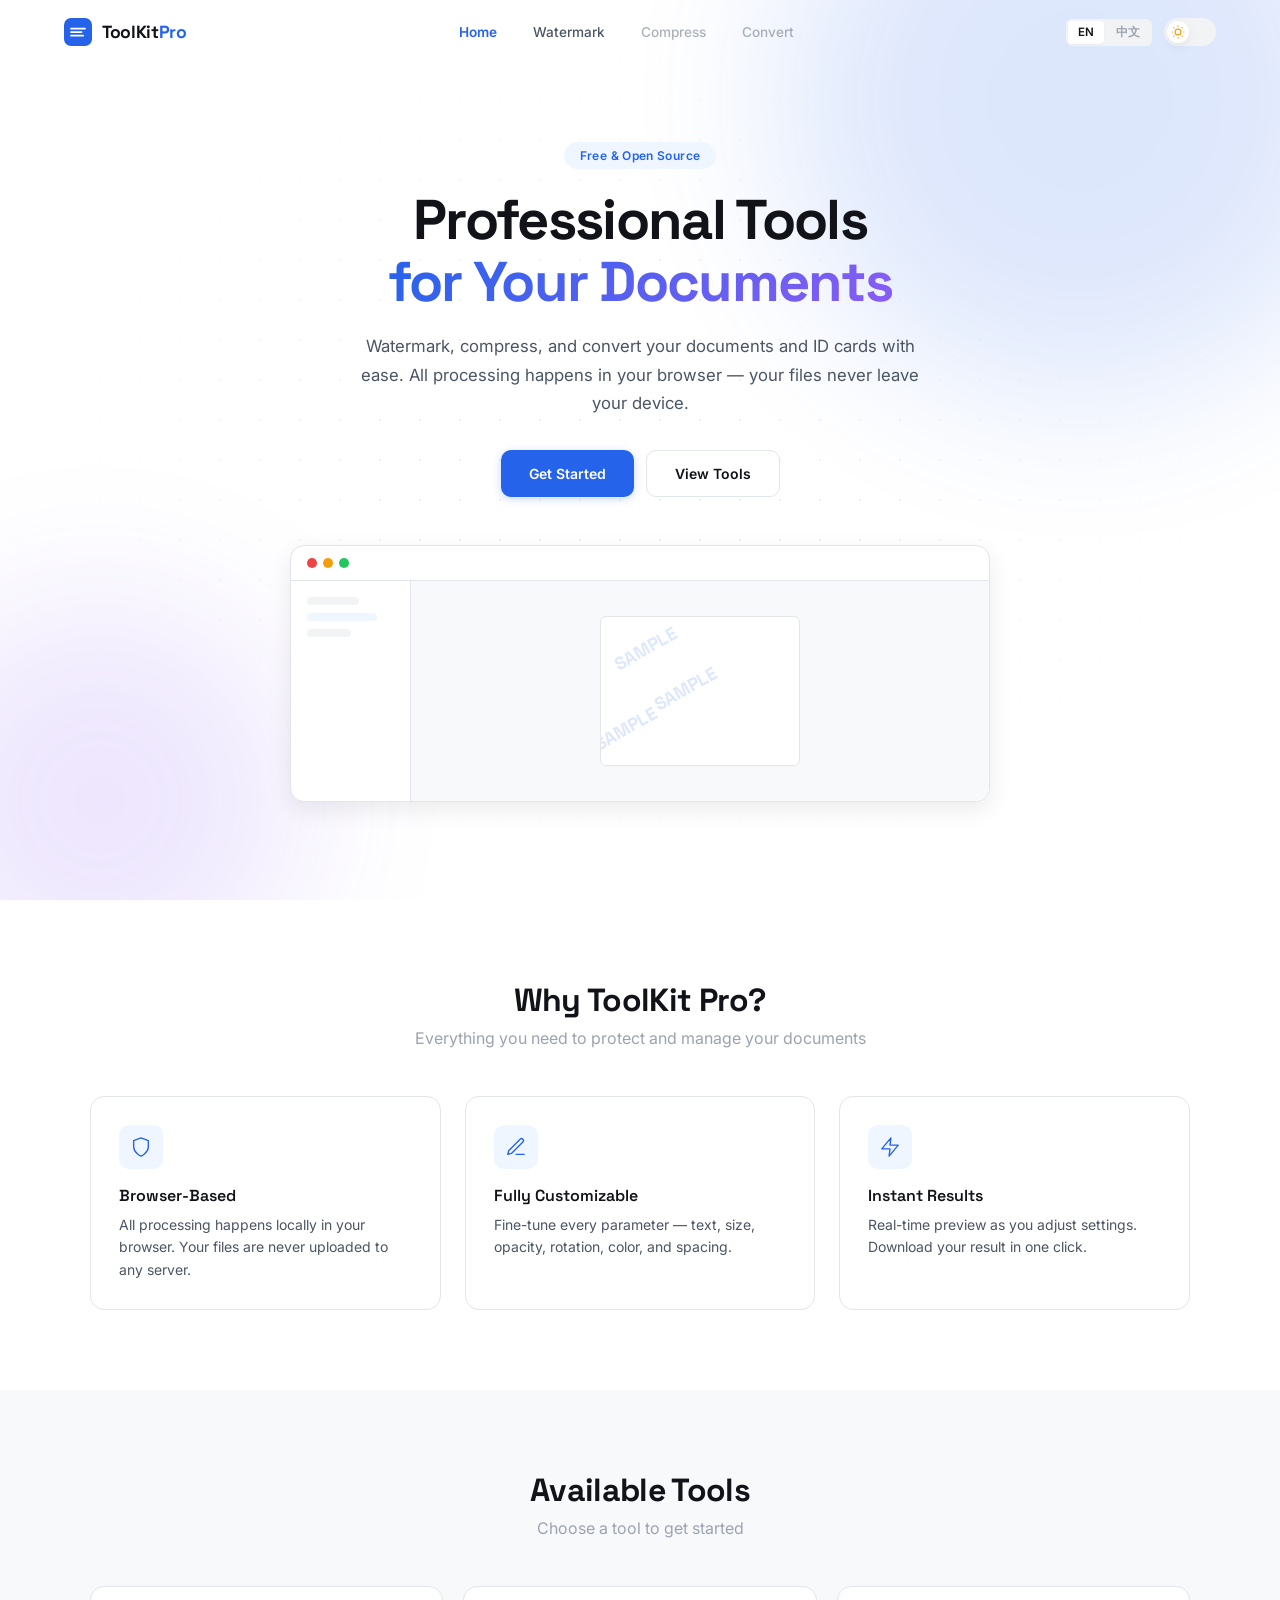
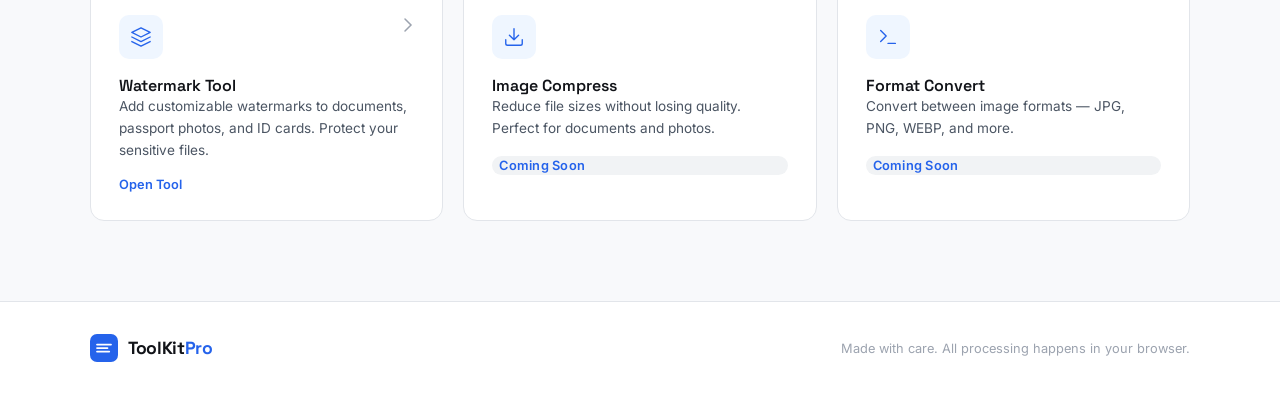
<file: index.html>
<!DOCTYPE html>
<html lang="en" data-theme="light">
<head>
    <meta charset="UTF-8">
    <meta name="viewport" content="width=device-width, initial-scale=1.0">
    <title>ToolKit Pro - Professional Document Tools</title>
    <link rel="preconnect" href="https://fonts.googleapis.com">
    <link rel="preconnect" href="https://fonts.gstatic.com" crossorigin>
    <link href="https://fonts.googleapis.com/css2?family=Inter:wght@400;500;600;700&family=Space+Grotesk:wght@500;600;700&display=swap" rel="stylesheet">
    <link rel="stylesheet" href="styles.css">
    <link rel="icon" href="data:image/svg+xml,<svg xmlns='http://www.w3.org/2000/svg' viewBox='0 0 100 100'><text y='.9em' font-size='90'>T</text></svg>">
</head>
<body class="home-page">

    <!-- Navbar -->
    <nav class="navbar" id="navbar">
        <div class="navbar-inner">
            <a href="index.html" class="logo">
                <svg class="logo-icon" viewBox="0 0 32 32" fill="none">
                    <rect width="32" height="32" rx="8" fill="var(--accent)"/>
                    <path d="M8 12h16M8 16h12M8 20h14" stroke="#fff" stroke-width="2" stroke-linecap="round"/>
                </svg>
                <span class="logo-text">ToolKit<span class="logo-accent">Pro</span></span>
            </a>

            <div class="navbar-links" id="navLinks">
                <a href="index.html" class="nav-link active" data-i18n="nav.home">Home</a>
                <a href="watermark.html" class="nav-link" data-i18n="nav.watermark">Watermark</a>
                <a href="#tools" class="nav-link nav-link-disabled" data-i18n="nav.compress">Compress</a>
                <a href="#tools" class="nav-link nav-link-disabled" data-i18n="nav.convert">Convert</a>
            </div>

            <div class="navbar-actions">
                <div class="lang-switcher">
                    <button class="lang-btn active" data-lang="en">EN</button>
                    <button class="lang-btn" data-lang="zh-TW">中文</button>
                </div>

                <button class="theme-toggle" aria-label="Toggle dark mode">
                    <div class="theme-toggle-track">
                        <div class="theme-toggle-thumb">
                            <svg class="sun-icon" viewBox="0 0 24 24" fill="none" stroke="currentColor" stroke-width="2">
                                <circle cx="12" cy="12" r="5"/>
                                <path d="M12 1v2M12 21v2M4.22 4.22l1.42 1.42M18.36 18.36l1.42 1.42M1 12h2M21 12h2M4.22 19.78l1.42-1.42M18.36 5.64l1.42-1.42"/>
                            </svg>
                            <svg class="moon-icon" viewBox="0 0 24 24" fill="none" stroke="currentColor" stroke-width="2">
                                <path d="M21 12.79A9 9 0 1111.21 3 7 7 0 0021 12.79z"/>
                            </svg>
                        </div>
                    </div>
                </button>

                <button class="mobile-nav-toggle" id="mobileNavToggle" aria-label="Toggle menu">
                    <svg width="24" height="24" viewBox="0 0 24 24" fill="none">
                        <path d="M3 7h18M3 12h18M3 17h18" stroke="currentColor" stroke-width="1.5" stroke-linecap="round"/>
                    </svg>
                </button>
            </div>
        </div>
    </nav>

    <!-- Hero Section -->
    <section class="hero">
        <div class="hero-bg">
            <div class="hero-glow hero-glow-1"></div>
            <div class="hero-glow hero-glow-2"></div>
            <div class="hero-grid"></div>
        </div>
        <div class="hero-content">
            <span class="hero-tag" data-i18n="home.hero.tag">Free & Open Source</span>
            <h1 class="hero-title">
                <span data-i18n="home.hero.title1">Professional Tools</span><br>
                <span class="hero-title-accent" data-i18n="home.hero.title2">for Your Documents</span>
            </h1>
            <p class="hero-desc" data-i18n="home.hero.desc">
                Watermark, compress, and convert your documents and ID cards with ease. All processing happens in your browser &mdash; your files never leave your device.
            </p>
            <div class="hero-actions">
                <a href="watermark.html" class="btn-primary hero-btn" data-i18n="home.hero.cta">Get Started</a>
                <a href="#tools" class="btn-secondary hero-btn" data-i18n="home.hero.cta2">View Tools</a>
            </div>
        </div>
        <div class="hero-mockup">
            <div class="mockup-window">
                <div class="mockup-dots">
                    <span></span><span></span><span></span>
                </div>
                <div class="mockup-body">
                    <div class="mockup-sidebar">
                        <div class="mockup-line w60"></div>
                        <div class="mockup-line w80 active"></div>
                        <div class="mockup-line w50"></div>
                    </div>
                    <div class="mockup-main">
                        <div class="mockup-img">
                            <div class="mockup-watermark">SAMPLE</div>
                            <div class="mockup-watermark wm2">SAMPLE</div>
                            <div class="mockup-watermark wm3">SAMPLE</div>
                        </div>
                    </div>
                </div>
            </div>
        </div>
    </section>

    <!-- Features Section -->
    <section class="features-section" id="features">
        <div class="section-container">
            <div class="section-header anim-fade-up">
                <h2 class="section-title" data-i18n="home.features.title">Why ToolKit Pro?</h2>
                <p class="section-subtitle" data-i18n="home.features.subtitle">Everything you need to protect and manage your documents</p>
            </div>
            <div class="features-grid">
                <div class="feature-card anim-fade-up">
                    <div class="feature-icon">
                        <svg viewBox="0 0 24 24" fill="none" stroke="var(--accent)" stroke-width="1.5">
                            <path d="M12 22s8-4 8-10V5l-8-3-8 3v7c0 6 8 10 8 10z" stroke-linecap="round" stroke-linejoin="round"/>
                        </svg>
                    </div>
                    <h3 class="feature-title" data-i18n="home.feat1.title">Browser-Based</h3>
                    <p class="feature-desc" data-i18n="home.feat1.desc">All processing happens locally in your browser. Your files are never uploaded to any server.</p>
                </div>
                <div class="feature-card anim-fade-up anim-delay-1">
                    <div class="feature-icon">
                        <svg viewBox="0 0 24 24" fill="none" stroke="var(--accent)" stroke-width="1.5">
                            <path d="M12 20h9M16.5 3.5a2.12 2.12 0 013 3L7 19l-4 1 1-4L16.5 3.5z" stroke-linecap="round" stroke-linejoin="round"/>
                        </svg>
                    </div>
                    <h3 class="feature-title" data-i18n="home.feat2.title">Fully Customizable</h3>
                    <p class="feature-desc" data-i18n="home.feat2.desc">Fine-tune every parameter &mdash; text, size, opacity, rotation, color, and spacing.</p>
                </div>
                <div class="feature-card anim-fade-up anim-delay-2">
                    <div class="feature-icon">
                        <svg viewBox="0 0 24 24" fill="none" stroke="var(--accent)" stroke-width="1.5">
                            <path d="M13 2L3 14h9l-1 8 10-12h-9l1-8z" stroke-linecap="round" stroke-linejoin="round"/>
                        </svg>
                    </div>
                    <h3 class="feature-title" data-i18n="home.feat3.title">Instant Results</h3>
                    <p class="feature-desc" data-i18n="home.feat3.desc">Real-time preview as you adjust settings. Download your result in one click.</p>
                </div>
            </div>
        </div>
    </section>

    <!-- Tools Section -->
    <section class="tools-section" id="tools">
        <div class="section-container">
            <div class="section-header anim-fade-up">
                <h2 class="section-title" data-i18n="home.tools.title">Available Tools</h2>
                <p class="section-subtitle" data-i18n="home.tools.subtitle">Choose a tool to get started</p>
            </div>
            <div class="tools-grid">
                <a href="watermark.html" class="tool-card tool-card-active anim-fade-up">
                    <div class="tool-card-icon">
                        <svg viewBox="0 0 24 24" fill="none" stroke="currentColor" stroke-width="1.5">
                            <path d="M12 2L2 7l10 5 10-5-10-5zM2 17l10 5 10-5M2 12l10 5 10-5" stroke-linecap="round" stroke-linejoin="round"/>
                        </svg>
                    </div>
                    <div class="tool-card-body">
                        <h3 class="tool-card-title" data-i18n="home.tool.watermark.title">Watermark Tool</h3>
                        <p class="tool-card-desc" data-i18n="home.tool.watermark.desc">Add customizable watermarks to documents, passport photos, and ID cards. Protect your sensitive files.</p>
                    </div>
                    <span class="tool-card-cta" data-i18n="home.tool.watermark.cta">Open Tool</span>
                    <svg class="tool-card-arrow" width="20" height="20" viewBox="0 0 20 20" fill="none">
                        <path d="M7 4l6 6-6 6" stroke="currentColor" stroke-width="1.5" stroke-linecap="round"/>
                    </svg>
                </a>
                <div class="tool-card tool-card-disabled anim-fade-up anim-delay-1">
                    <div class="tool-card-icon">
                        <svg viewBox="0 0 24 24" fill="none" stroke="currentColor" stroke-width="1.5">
                            <path d="M21 15v4a2 2 0 01-2 2H5a2 2 0 01-2-2v-4M7 10l5 5 5-5M12 15V3" stroke-linecap="round" stroke-linejoin="round"/>
                        </svg>
                    </div>
                    <div class="tool-card-body">
                        <h3 class="tool-card-title" data-i18n="home.tool.compress.title">Image Compress</h3>
                        <p class="tool-card-desc" data-i18n="home.tool.compress.desc">Reduce file sizes without losing quality. Perfect for documents and photos.</p>
                    </div>
                    <span class="tool-card-cta badge" data-i18n="home.tool.compress.cta">Coming Soon</span>
                </div>
                <div class="tool-card tool-card-disabled anim-fade-up anim-delay-2">
                    <div class="tool-card-icon">
                        <svg viewBox="0 0 24 24" fill="none" stroke="currentColor" stroke-width="1.5">
                            <path d="M4 17l6-6-6-6M12 19h8" stroke-linecap="round" stroke-linejoin="round"/>
                        </svg>
                    </div>
                    <div class="tool-card-body">
                        <h3 class="tool-card-title" data-i18n="home.tool.convert.title">Format Convert</h3>
                        <p class="tool-card-desc" data-i18n="home.tool.convert.desc">Convert between image formats &mdash; JPG, PNG, WEBP, and more.</p>
                    </div>
                    <span class="tool-card-cta badge" data-i18n="home.tool.convert.cta">Coming Soon</span>
                </div>
            </div>
        </div>
    </section>

    <!-- Footer -->
    <footer class="home-footer">
        <div class="section-container">
            <div class="footer-inner">
                <div class="logo">
                    <svg class="logo-icon" viewBox="0 0 32 32" fill="none">
                        <rect width="32" height="32" rx="8" fill="var(--accent)"/>
                        <path d="M8 12h16M8 16h12M8 20h14" stroke="#fff" stroke-width="2" stroke-linecap="round"/>
                    </svg>
                    <span class="logo-text">ToolKit<span class="logo-accent">Pro</span></span>
                </div>
                <p class="footer-text" data-i18n="home.footer">Made with care. All processing happens in your browser.</p>
            </div>
        </div>
    </footer>

    <script src="i18n.js"></script>
    <script src="shared.js"></script>
    <script>
    // --- Scroll Animations (progressive enhancement) ---
    (function() {
        // Enable scroll animations - without this class, all content stays visible
        document.documentElement.classList.add('anim-ready');

        function revealVisible() {
            var els = document.querySelectorAll('.anim-fade-up:not(.anim-visible)');
            if (!els.length) {
                window.removeEventListener('scroll', revealVisible);
                return;
            }
            var vh = window.innerHeight;
            els.forEach(function(el) {
                if (el.getBoundingClientRect().top < vh - 30) {
                    el.classList.add('anim-visible');
                }
            });
        }

        window.addEventListener('scroll', revealVisible, { passive: true });
        // Run initial check after layout settles
        revealVisible();
        setTimeout(revealVisible, 100);

        // Failsafe: reveal ALL remaining elements after 1.5s
        // Ensures content is always visible even if scroll detection fails
        setTimeout(function() {
            document.querySelectorAll('.anim-fade-up:not(.anim-visible)').forEach(function(el) {
                el.classList.add('anim-visible');
            });
        }, 1500);

        // --- Navbar scroll effect ---
        const navbar = document.getElementById('navbar');
        window.addEventListener('scroll', () => {
            navbar.classList.toggle('navbar-scrolled', window.scrollY > 20);
        }, { passive: true });

        // --- Mobile nav toggle ---
        const mobileToggle = document.getElementById('mobileNavToggle');
        const navLinks = document.getElementById('navLinks');
        mobileToggle.addEventListener('click', () => {
            navLinks.classList.toggle('open');
            mobileToggle.classList.toggle('active');
        });

        // Smooth scroll for anchor links
        document.querySelectorAll('a[href^="#"]').forEach(a => {
            a.addEventListener('click', (e) => {
                const target = document.querySelector(a.getAttribute('href'));
                if (target) {
                    e.preventDefault();
                    target.scrollIntoView({ behavior: 'smooth', block: 'start' });
                    navLinks.classList.remove('open');
                    mobileToggle.classList.remove('active');
                }
            });
        });
    })();
    </script>
</body>
</html>
</file>
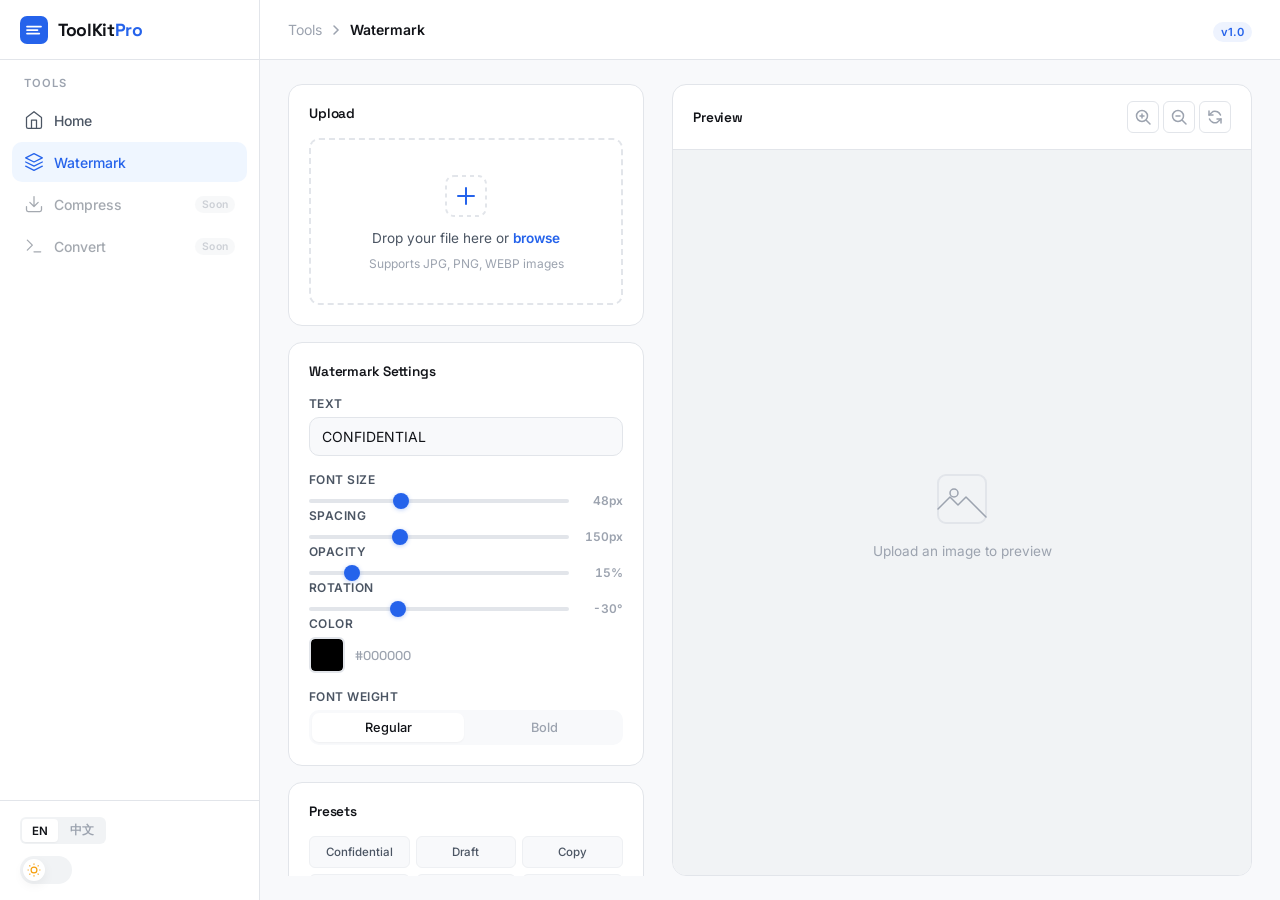
<file: watermark.html>
<!DOCTYPE html>
<html lang="en" data-theme="light">
<head>
    <meta charset="UTF-8">
    <meta name="viewport" content="width=device-width, initial-scale=1.0">
    <title>ToolKit Pro - Watermark Tool</title>
    <link rel="preconnect" href="https://fonts.googleapis.com">
    <link rel="preconnect" href="https://fonts.gstatic.com" crossorigin>
    <link href="https://fonts.googleapis.com/css2?family=Inter:wght@400;500;600;700&family=Space+Grotesk:wght@500;600;700&display=swap" rel="stylesheet">
    <link rel="stylesheet" href="styles.css">
    <link rel="icon" href="data:image/svg+xml,<svg xmlns='http://www.w3.org/2000/svg' viewBox='0 0 100 100'><text y='.9em' font-size='90'>T</text></svg>">
</head>
<body class="tool-page">
    <!-- Sidebar -->
    <aside class="sidebar" id="sidebar">
        <div class="sidebar-header">
            <a href="index.html" class="logo">
                <svg class="logo-icon" viewBox="0 0 32 32" fill="none">
                    <rect width="32" height="32" rx="8" fill="var(--accent)"/>
                    <path d="M8 12h16M8 16h12M8 20h14" stroke="#fff" stroke-width="2" stroke-linecap="round"/>
                </svg>
                <span class="logo-text">ToolKit<span class="logo-accent">Pro</span></span>
            </a>
        </div>

        <nav class="sidebar-nav">
            <div class="nav-section">
                <span class="nav-label" data-i18n="nav.tools">Tools</span>
                <a href="index.html" class="nav-item">
                    <svg class="nav-icon" viewBox="0 0 24 24" fill="none" stroke="currentColor" stroke-width="1.5">
                        <path d="M3 9l9-7 9 7v11a2 2 0 01-2 2H5a2 2 0 01-2-2V9z" stroke-linecap="round" stroke-linejoin="round"/>
                        <path d="M9 22V12h6v10" stroke-linecap="round" stroke-linejoin="round"/>
                    </svg>
                    <span data-i18n="nav.home">Home</span>
                </a>
                <a href="watermark.html" class="nav-item active" data-tool="watermark">
                    <svg class="nav-icon" viewBox="0 0 24 24" fill="none" stroke="currentColor" stroke-width="1.5">
                        <path d="M12 2L2 7l10 5 10-5-10-5zM2 17l10 5 10-5M2 12l10 5 10-5" stroke-linecap="round" stroke-linejoin="round"/>
                    </svg>
                    <span data-i18n="nav.watermark">Watermark</span>
                </a>
                <a href="#" class="nav-item disabled" data-tool="compress">
                    <svg class="nav-icon" viewBox="0 0 24 24" fill="none" stroke="currentColor" stroke-width="1.5">
                        <path d="M21 15v4a2 2 0 01-2 2H5a2 2 0 01-2-2v-4M7 10l5 5 5-5M12 15V3" stroke-linecap="round" stroke-linejoin="round"/>
                    </svg>
                    <span data-i18n="nav.compress">Compress</span>
                    <span class="badge" data-i18n="nav.soon">Soon</span>
                </a>
                <a href="#" class="nav-item disabled" data-tool="convert">
                    <svg class="nav-icon" viewBox="0 0 24 24" fill="none" stroke="currentColor" stroke-width="1.5">
                        <path d="M4 17l6-6-6-6M12 19h8" stroke-linecap="round" stroke-linejoin="round"/>
                    </svg>
                    <span data-i18n="nav.convert">Convert</span>
                    <span class="badge" data-i18n="nav.soon">Soon</span>
                </a>
            </div>
        </nav>

        <div class="sidebar-footer">
            <div class="lang-switcher sidebar-lang">
                <button class="lang-btn active" data-lang="en">EN</button>
                <button class="lang-btn" data-lang="zh-TW">中文</button>
            </div>
            <button class="theme-toggle" aria-label="Toggle dark mode">
                <div class="theme-toggle-track">
                    <div class="theme-toggle-thumb">
                        <svg class="sun-icon" viewBox="0 0 24 24" fill="none" stroke="currentColor" stroke-width="2">
                            <circle cx="12" cy="12" r="5"/>
                            <path d="M12 1v2M12 21v2M4.22 4.22l1.42 1.42M18.36 18.36l1.42 1.42M1 12h2M21 12h2M4.22 19.78l1.42-1.42M18.36 5.64l1.42-1.42"/>
                        </svg>
                        <svg class="moon-icon" viewBox="0 0 24 24" fill="none" stroke="currentColor" stroke-width="2">
                            <path d="M21 12.79A9 9 0 1111.21 3 7 7 0 0021 12.79z"/>
                        </svg>
                    </div>
                </div>
            </button>
        </div>
    </aside>

    <!-- Main Content -->
    <main class="main-content" id="mainContent">
        <!-- Top Bar -->
        <header class="topbar">
            <div class="topbar-left">
                <button class="mobile-menu" id="mobileMenu" aria-label="Open menu">
                    <svg width="24" height="24" viewBox="0 0 24 24" fill="none">
                        <path d="M3 7h18M3 12h18M3 17h18" stroke="currentColor" stroke-width="1.5" stroke-linecap="round"/>
                    </svg>
                </button>
                <div class="breadcrumb">
                    <span class="breadcrumb-muted" data-i18n="wm.breadcrumb.tools">Tools</span>
                    <svg width="16" height="16" viewBox="0 0 16 16" fill="none">
                        <path d="M6 4l4 4-4 4" stroke="currentColor" stroke-width="1.5" stroke-linecap="round"/>
                    </svg>
                    <span class="breadcrumb-current" data-i18n="wm.breadcrumb.watermark">Watermark</span>
                </div>
            </div>
            <div class="topbar-right">
                <span class="version-badge">v1.0</span>
            </div>
        </header>

        <!-- Tool Content -->
        <div class="tool-content">
            <div class="tool-layout">
                <!-- Controls Panel -->
                <section class="controls-panel">
                    <div class="panel-card">
                        <h2 class="panel-title" data-i18n="wm.upload.title">Upload</h2>
                        <div class="upload-zone" id="uploadZone">
                            <input type="file" id="fileInput" accept="image/*" hidden>
                            <svg class="upload-icon" viewBox="0 0 48 48" fill="none">
                                <rect x="4" y="4" width="40" height="40" rx="8" stroke="var(--border)" stroke-width="2" stroke-dasharray="4 4"/>
                                <path d="M24 16v16M16 24h16" stroke="var(--accent)" stroke-width="2" stroke-linecap="round"/>
                            </svg>
                            <p class="upload-text"><span data-i18n="wm.upload.text">Drop your file here or</span> <span class="upload-link" data-i18n="wm.upload.browse">browse</span></p>
                            <p class="upload-hint" data-i18n="wm.upload.hint">Supports JPG, PNG, WEBP images</p>
                        </div>
                        <div class="file-info" id="fileInfo" style="display:none">
                            <div class="file-info-content">
                                <svg width="20" height="20" viewBox="0 0 20 20" fill="none">
                                    <rect x="3" y="1" width="14" height="18" rx="2" stroke="var(--accent)" stroke-width="1.5"/>
                                    <path d="M7 7h6M7 10h6M7 13h4" stroke="var(--text-muted)" stroke-width="1.2" stroke-linecap="round"/>
                                </svg>
                                <span class="file-name" id="fileName"></span>
                            </div>
                            <button class="file-remove" id="fileRemove" aria-label="Remove file">
                                <svg width="16" height="16" viewBox="0 0 16 16" fill="none">
                                    <path d="M4 4l8 8M12 4l-8 8" stroke="currentColor" stroke-width="1.5" stroke-linecap="round"/>
                                </svg>
                            </button>
                        </div>
                    </div>

                    <div class="panel-card">
                        <h2 class="panel-title" data-i18n="wm.settings.title">Watermark Settings</h2>

                        <div class="control-group">
                            <label class="control-label" for="wmText" data-i18n="wm.settings.text">Text</label>
                            <input type="text" id="wmText" class="control-input" value="CONFIDENTIAL" data-i18n-placeholder="wm.settings.text.placeholder" placeholder="Enter watermark text">
                        </div>

                        <div class="control-row">
                            <div class="control-group">
                                <label class="control-label" for="wmSize" data-i18n="wm.settings.size">Font Size</label>
                                <div class="range-wrapper">
                                    <input type="range" id="wmSize" class="control-range" min="10" max="120" value="48">
                                    <span class="range-value" id="wmSizeValue">48px</span>
                                </div>
                            </div>
                        </div>

                        <div class="control-row">
                            <div class="control-group">
                                <label class="control-label" for="wmPadding" data-i18n="wm.settings.spacing">Spacing</label>
                                <div class="range-wrapper">
                                    <input type="range" id="wmPadding" class="control-range" min="20" max="400" value="150">
                                    <span class="range-value" id="wmPaddingValue">150px</span>
                                </div>
                            </div>
                        </div>

                        <div class="control-row">
                            <div class="control-group">
                                <label class="control-label" for="wmOpacity" data-i18n="wm.settings.opacity">Opacity</label>
                                <div class="range-wrapper">
                                    <input type="range" id="wmOpacity" class="control-range" min="1" max="100" value="15">
                                    <span class="range-value" id="wmOpacityValue">15%</span>
                                </div>
                            </div>
                        </div>

                        <div class="control-row">
                            <div class="control-group">
                                <label class="control-label" for="wmRotation" data-i18n="wm.settings.rotation">Rotation</label>
                                <div class="range-wrapper">
                                    <input type="range" id="wmRotation" class="control-range" min="-90" max="90" value="-30">
                                    <span class="range-value" id="wmRotationValue">-30&#176;</span>
                                </div>
                            </div>
                        </div>

                        <div class="control-group">
                            <label class="control-label" for="wmColor" data-i18n="wm.settings.color">Color</label>
                            <div class="color-picker-row">
                                <input type="color" id="wmColor" class="control-color" value="#000000">
                                <span class="color-hex" id="wmColorHex">#000000</span>
                            </div>
                        </div>

                        <div class="control-group">
                            <label class="control-label" data-i18n="wm.settings.weight">Font Weight</label>
                            <div class="toggle-group">
                                <button class="toggle-btn active" data-weight="normal" data-i18n="wm.settings.weight.regular">Regular</button>
                                <button class="toggle-btn" data-weight="bold" data-i18n="wm.settings.weight.bold">Bold</button>
                            </div>
                        </div>
                    </div>

                    <div class="panel-card">
                        <h2 class="panel-title" data-i18n="wm.presets.title">Presets</h2>
                        <div class="presets-grid">
                            <button class="preset-btn" data-text="CONFIDENTIAL" data-opacity="15" data-size="48">Confidential</button>
                            <button class="preset-btn" data-text="DRAFT" data-opacity="20" data-size="60">Draft</button>
                            <button class="preset-btn" data-text="COPY" data-opacity="12" data-size="40">Copy</button>
                            <button class="preset-btn" data-text="SAMPLE" data-opacity="18" data-size="50">Sample</button>
                            <button class="preset-btn" data-text="DO NOT COPY" data-opacity="15" data-size="36">Do Not Copy</button>
                            <button class="preset-btn" data-text="ORIGINAL" data-opacity="10" data-size="44">Original</button>
                        </div>
                    </div>

                    <button class="btn-primary" id="downloadBtn" disabled>
                        <svg width="18" height="18" viewBox="0 0 18 18" fill="none">
                            <path d="M9 2v10M5 8l4 4 4-4M3 14h12" stroke="currentColor" stroke-width="1.5" stroke-linecap="round" stroke-linejoin="round"/>
                        </svg>
                        <span data-i18n="wm.download">Download Watermarked Image</span>
                    </button>
                </section>

                <!-- Preview Panel -->
                <section class="preview-panel">
                    <div class="preview-header">
                        <h2 class="panel-title" data-i18n="wm.preview.title">Preview</h2>
                        <div class="preview-actions">
                            <button class="preview-action-btn" id="zoomIn" aria-label="Zoom in">
                                <svg width="18" height="18" viewBox="0 0 18 18" fill="none">
                                    <circle cx="8" cy="8" r="5.5" stroke="currentColor" stroke-width="1.5"/>
                                    <path d="M12.5 12.5L16 16M6 8h4M8 6v4" stroke="currentColor" stroke-width="1.5" stroke-linecap="round"/>
                                </svg>
                            </button>
                            <button class="preview-action-btn" id="zoomOut" aria-label="Zoom out">
                                <svg width="18" height="18" viewBox="0 0 18 18" fill="none">
                                    <circle cx="8" cy="8" r="5.5" stroke="currentColor" stroke-width="1.5"/>
                                    <path d="M12.5 12.5L16 16M6 8h4" stroke="currentColor" stroke-width="1.5" stroke-linecap="round"/>
                                </svg>
                            </button>
                            <button class="preview-action-btn" id="zoomReset" aria-label="Reset zoom">
                                <svg width="18" height="18" viewBox="0 0 18 18" fill="none">
                                    <path d="M3 3v4h4M15 15v-4h-4" stroke="currentColor" stroke-width="1.5" stroke-linecap="round" stroke-linejoin="round"/>
                                    <path d="M14.5 7A6 6 0 007 3.5L3 7M3.5 11A6 6 0 0011 14.5l4-3.5" stroke="currentColor" stroke-width="1.5" stroke-linecap="round" stroke-linejoin="round"/>
                                </svg>
                            </button>
                        </div>
                    </div>
                    <div class="preview-canvas-wrapper" id="previewWrapper">
                        <div class="preview-placeholder" id="previewPlaceholder">
                            <svg width="64" height="64" viewBox="0 0 64 64" fill="none">
                                <rect x="8" y="8" width="48" height="48" rx="8" stroke="var(--border)" stroke-width="2"/>
                                <circle cx="24" cy="26" r="4" stroke="var(--text-muted)" stroke-width="1.5"/>
                                <path d="M8 42l12-12 8 8 8-8 20 20" stroke="var(--text-muted)" stroke-width="1.5" stroke-linecap="round" stroke-linejoin="round"/>
                            </svg>
                            <p data-i18n="wm.preview.placeholder">Upload an image to preview</p>
                        </div>
                        <canvas id="previewCanvas" style="display:none"></canvas>
                    </div>
                </section>
            </div>
        </div>
    </main>

    <!-- Mobile overlay -->
    <div class="sidebar-overlay" id="sidebarOverlay"></div>

    <script src="i18n.js"></script>
    <script src="shared.js"></script>
    <script src="watermark.js"></script>
</body>
</html>
</file>
<file: styles.css>
/* ============================================
   ToolKit Pro - Design System
   Typography: Inter + Space Grotesk
   Style: Minimalist, Clean, Accessible
   ============================================ */

/* --- CSS Custom Properties --- */
:root,
[data-theme="light"] {
    --bg: #FFFFFF;
    --bg-secondary: #F8F9FB;
    --bg-tertiary: #F1F3F5;
    --surface: #FFFFFF;
    --surface-hover: #F8F9FB;
    --border: #E2E5EA;
    --border-light: #EEF0F3;

    --text: #111318;
    --text-secondary: #4B5563;
    --text-muted: #9CA3AF;

    --accent: #2563EB;
    --accent-hover: #1D4ED8;
    --accent-light: #EFF6FF;
    --accent-muted: rgba(37, 99, 235, 0.08);

    --shadow-sm: 0 1px 2px rgba(0,0,0,0.04);
    --shadow-md: 0 4px 12px rgba(0,0,0,0.06);
    --shadow-lg: 0 8px 24px rgba(0,0,0,0.08);

    --radius-sm: 6px;
    --radius-md: 10px;
    --radius-lg: 14px;
    --radius-xl: 18px;

    --sidebar-width: 260px;
    --topbar-height: 60px;
    --navbar-height: 64px;
}

[data-theme="dark"] {
    --bg: #0F1117;
    --bg-secondary: #161820;
    --bg-tertiary: #1C1F28;
    --surface: #1C1F28;
    --surface-hover: #242733;
    --border: #2A2D38;
    --border-light: #22252E;

    --text: #F1F3F5;
    --text-secondary: #9CA3AF;
    --text-muted: #6B7280;

    --accent: #3B82F6;
    --accent-hover: #60A5FA;
    --accent-light: rgba(59, 130, 246, 0.12);
    --accent-muted: rgba(59, 130, 246, 0.06);

    --shadow-sm: 0 1px 2px rgba(0,0,0,0.2);
    --shadow-md: 0 4px 12px rgba(0,0,0,0.3);
    --shadow-lg: 0 8px 24px rgba(0,0,0,0.4);
}

/* --- Reset & Base --- */
*, *::before, *::after {
    margin: 0;
    padding: 0;
    box-sizing: border-box;
}

html {
    font-size: 16px;
    -webkit-font-smoothing: antialiased;
    -moz-osx-font-smoothing: grayscale;
    scroll-behavior: smooth;
}

body {
    font-family: 'Inter', -apple-system, BlinkMacSystemFont, sans-serif;
    background: var(--bg);
    color: var(--text);
    min-height: 100vh;
    transition: background 0.3s ease, color 0.3s ease;
    overflow-x: hidden;
}

body.tool-page {
    display: flex;
}

a { text-decoration: none; color: inherit; }

::-webkit-scrollbar { width: 6px; }
::-webkit-scrollbar-track { background: transparent; }
::-webkit-scrollbar-thumb { background: var(--border); border-radius: 3px; }
::-webkit-scrollbar-thumb:hover { background: var(--text-muted); }


/* ============================================
   SHARED COMPONENTS
   ============================================ */

/* --- Logo --- */
.logo {
    display: flex;
    align-items: center;
    gap: 10px;
    text-decoration: none;
}

.logo-icon { width: 28px; height: 28px; flex-shrink: 0; }

.logo-text {
    font-family: 'Space Grotesk', sans-serif;
    font-weight: 700;
    font-size: 1.1rem;
    color: var(--text);
    letter-spacing: -0.02em;
}

.logo-accent { color: var(--accent); }

/* --- Theme Toggle --- */
.theme-toggle {
    background: none;
    border: none;
    cursor: pointer;
    padding: 0;
    display: flex;
    align-items: center;
    flex-shrink: 0;
}

.theme-toggle-track {
    width: 52px;
    height: 28px;
    background: var(--bg-tertiary);
    border-radius: 14px;
    padding: 3px;
    transition: background 0.3s ease;
    position: relative;
}

.theme-toggle-thumb {
    width: 22px;
    height: 22px;
    background: var(--surface);
    border-radius: 50%;
    box-shadow: var(--shadow-md);
    transition: transform 0.4s cubic-bezier(0.34, 1.56, 0.64, 1);
    display: flex;
    align-items: center;
    justify-content: center;
    position: relative;
}

[data-theme="dark"] .theme-toggle-thumb { transform: translateX(24px); }
[data-theme="dark"] .theme-toggle-track { background: var(--accent-light); }

.sun-icon, .moon-icon {
    width: 14px;
    height: 14px;
    position: absolute;
    transition: opacity 0.3s ease, transform 0.4s cubic-bezier(0.34, 1.56, 0.64, 1);
}

.sun-icon { color: #F59E0B; opacity: 1; transform: rotate(0deg) scale(1); }
.moon-icon { color: #3B82F6; opacity: 0; transform: rotate(-90deg) scale(0.5); }

[data-theme="dark"] .sun-icon { opacity: 0; transform: rotate(90deg) scale(0.5); }
[data-theme="dark"] .moon-icon { opacity: 1; transform: rotate(0deg) scale(1); }

/* --- Language Switcher --- */
.lang-switcher {
    display: flex;
    gap: 2px;
    background: var(--bg-tertiary);
    padding: 2px;
    border-radius: var(--radius-sm);
}

.lang-btn {
    padding: 4px 10px;
    font-size: 0.72rem;
    font-weight: 600;
    font-family: 'Inter', sans-serif;
    color: var(--text-muted);
    background: none;
    border: none;
    border-radius: 4px;
    cursor: pointer;
    transition: all 0.15s ease;
}

.lang-btn.active {
    background: var(--surface);
    color: var(--text);
    box-shadow: var(--shadow-sm);
}

.lang-btn:hover:not(.active) { color: var(--text-secondary); }

/* --- Badge --- */
.badge {
    font-size: 0.65rem;
    font-weight: 600;
    padding: 2px 7px;
    border-radius: 20px;
    background: var(--bg-tertiary);
    color: var(--text-muted);
    letter-spacing: 0.02em;
}

/* --- Buttons --- */
.btn-primary {
    display: inline-flex;
    align-items: center;
    justify-content: center;
    gap: 8px;
    padding: 14px 28px;
    font-size: 0.875rem;
    font-weight: 600;
    font-family: 'Inter', sans-serif;
    color: #FFFFFF;
    background: var(--accent);
    border: none;
    border-radius: var(--radius-md);
    cursor: pointer;
    transition: all 0.2s ease;
    box-shadow: 0 2px 8px rgba(37, 99, 235, 0.25);
    text-decoration: none;
}

.btn-primary:hover:not(:disabled) {
    background: var(--accent-hover);
    box-shadow: 0 4px 14px rgba(37, 99, 235, 0.35);
    transform: translateY(-1px);
}

.btn-primary:active:not(:disabled) { transform: translateY(0); }
.btn-primary:disabled { opacity: 0.4; cursor: not-allowed; box-shadow: none; }

.btn-secondary {
    display: inline-flex;
    align-items: center;
    justify-content: center;
    gap: 8px;
    padding: 14px 28px;
    font-size: 0.875rem;
    font-weight: 600;
    font-family: 'Inter', sans-serif;
    color: var(--text);
    background: var(--surface);
    border: 1px solid var(--border);
    border-radius: var(--radius-md);
    cursor: pointer;
    transition: all 0.2s ease;
    text-decoration: none;
}

.btn-secondary:hover {
    border-color: var(--accent);
    color: var(--accent);
    transform: translateY(-1px);
}


/* ============================================
   NAVBAR (Homepage)
   ============================================ */

.navbar {
    position: fixed;
    top: 0;
    left: 0;
    right: 0;
    z-index: 100;
    height: var(--navbar-height);
    background: transparent;
    transition: background 0.3s ease, box-shadow 0.3s ease, backdrop-filter 0.3s ease;
}

.navbar-scrolled {
    background: rgba(255, 255, 255, 0.85);
    backdrop-filter: blur(12px);
    box-shadow: var(--shadow-sm);
}

[data-theme="dark"] .navbar-scrolled {
    background: rgba(15, 17, 23, 0.85);
}

.navbar-inner {
    max-width: 1200px;
    margin: 0 auto;
    padding: 0 24px;
    height: 100%;
    display: flex;
    align-items: center;
    justify-content: space-between;
    gap: 32px;
}

.navbar-links {
    display: flex;
    align-items: center;
    gap: 4px;
}

.nav-link {
    padding: 8px 16px;
    font-size: 0.85rem;
    font-weight: 500;
    color: var(--text-secondary);
    border-radius: var(--radius-md);
    transition: all 0.15s ease;
}

.nav-link:hover { color: var(--text); background: var(--surface-hover); }
.nav-link.active { color: var(--accent); font-weight: 600; }
.nav-link-disabled { opacity: 0.45; pointer-events: none; }

.navbar-actions {
    display: flex;
    align-items: center;
    gap: 12px;
}

.mobile-nav-toggle {
    display: none;
    background: none;
    border: none;
    color: var(--text);
    cursor: pointer;
    padding: 4px;
}


/* ============================================
   HERO SECTION
   ============================================ */

.hero {
    min-height: 100vh;
    display: flex;
    flex-direction: column;
    align-items: center;
    justify-content: center;
    padding: calc(var(--navbar-height) + 40px) 24px 60px;
    position: relative;
    overflow: hidden;
    gap: 48px;
}

.hero-bg {
    position: absolute;
    inset: 0;
    overflow: hidden;
    pointer-events: none;
}

.hero-glow {
    position: absolute;
    border-radius: 50%;
    filter: blur(80px);
    opacity: 0.15;
}

.hero-glow-1 {
    width: 600px;
    height: 600px;
    background: var(--accent);
    top: -200px;
    right: -100px;
    animation: glowFloat 8s ease-in-out infinite;
}

.hero-glow-2 {
    width: 400px;
    height: 400px;
    background: #8B5CF6;
    bottom: -100px;
    left: -100px;
    animation: glowFloat 8s ease-in-out infinite reverse;
}

@keyframes glowFloat {
    0%, 100% { transform: translate(0, 0); }
    50% { transform: translate(30px, -30px); }
}

.hero-grid {
    position: absolute;
    inset: 0;
    background-image: radial-gradient(var(--border) 1px, transparent 1px);
    background-size: 40px 40px;
    opacity: 0.5;
    mask-image: radial-gradient(ellipse at center, black 30%, transparent 70%);
    -webkit-mask-image: radial-gradient(ellipse at center, black 30%, transparent 70%);
}

.hero-content {
    text-align: center;
    max-width: 700px;
    position: relative;
    z-index: 1;
}

.hero-tag {
    display: inline-block;
    padding: 6px 16px;
    font-size: 0.75rem;
    font-weight: 600;
    color: var(--accent);
    background: var(--accent-light);
    border-radius: 20px;
    margin-bottom: 20px;
    letter-spacing: 0.03em;
}

.hero-title {
    font-family: 'Space Grotesk', sans-serif;
    font-size: 3.5rem;
    font-weight: 700;
    line-height: 1.1;
    letter-spacing: -0.03em;
    color: var(--text);
    margin-bottom: 20px;
}

.hero-title-accent {
    background: linear-gradient(135deg, var(--accent), #8B5CF6);
    -webkit-background-clip: text;
    -webkit-text-fill-color: transparent;
    background-clip: text;
}

.hero-desc {
    font-size: 1.05rem;
    line-height: 1.7;
    color: var(--text-secondary);
    margin-bottom: 32px;
    max-width: 560px;
    margin-left: auto;
    margin-right: auto;
}

.hero-actions {
    display: flex;
    gap: 12px;
    justify-content: center;
    flex-wrap: wrap;
}

/* --- Mockup --- */
.hero-mockup {
    position: relative;
    z-index: 1;
    width: 100%;
    max-width: 700px;
}

.mockup-window {
    background: var(--surface);
    border: 1px solid var(--border);
    border-radius: var(--radius-lg);
    overflow: hidden;
    box-shadow: var(--shadow-lg);
}

.mockup-dots {
    display: flex;
    gap: 6px;
    padding: 12px 16px;
    border-bottom: 1px solid var(--border);
}

.mockup-dots span {
    width: 10px;
    height: 10px;
    border-radius: 50%;
    background: var(--border);
}

.mockup-dots span:first-child { background: #EF4444; }
.mockup-dots span:nth-child(2) { background: #F59E0B; }
.mockup-dots span:nth-child(3) { background: #22C55E; }

.mockup-body {
    display: flex;
    min-height: 220px;
}

.mockup-sidebar {
    width: 120px;
    padding: 16px;
    border-right: 1px solid var(--border);
    display: flex;
    flex-direction: column;
    gap: 8px;
}

.mockup-line {
    height: 8px;
    border-radius: 4px;
    background: var(--bg-tertiary);
}

.mockup-line.w60 { width: 60%; }
.mockup-line.w80 { width: 80%; }
.mockup-line.w50 { width: 50%; }
.mockup-line.active { background: var(--accent-light); }

.mockup-main {
    flex: 1;
    padding: 24px;
    display: flex;
    align-items: center;
    justify-content: center;
    background: var(--bg-secondary);
}

.mockup-img {
    width: 200px;
    height: 150px;
    background: var(--surface);
    border: 1px solid var(--border);
    border-radius: var(--radius-sm);
    position: relative;
    overflow: hidden;
}

.mockup-watermark {
    position: absolute;
    font-family: 'Space Grotesk', sans-serif;
    font-size: 18px;
    font-weight: 700;
    color: var(--accent);
    opacity: 0.15;
    transform: rotate(-30deg);
    white-space: nowrap;
    animation: wmFloat 3s ease-in-out infinite;
}

.mockup-watermark { top: 20px; left: 10px; }
.mockup-watermark.wm2 { top: 60px; left: 50px; animation-delay: 0.5s; }
.mockup-watermark.wm3 { top: 100px; left: -10px; animation-delay: 1s; }

@keyframes wmFloat {
    0%, 100% { opacity: 0.1; }
    50% { opacity: 0.25; }
}


/* ============================================
   FEATURES SECTION
   ============================================ */

.features-section,
.tools-section {
    padding: 80px 24px;
}

.section-container {
    max-width: 1100px;
    margin: 0 auto;
}

.section-header {
    text-align: center;
    margin-bottom: 48px;
}

.section-title {
    font-family: 'Space Grotesk', sans-serif;
    font-size: 2rem;
    font-weight: 700;
    letter-spacing: -0.02em;
    color: var(--text);
    margin-bottom: 8px;
}

.section-subtitle {
    font-size: 1rem;
    color: var(--text-muted);
}

.features-grid {
    display: grid;
    grid-template-columns: repeat(3, 1fr);
    gap: 24px;
}

.feature-card {
    background: var(--surface);
    border: 1px solid var(--border);
    border-radius: var(--radius-lg);
    padding: 28px;
    transition: all 0.2s ease;
}

.feature-card:hover {
    border-color: var(--accent);
    box-shadow: var(--shadow-md);
    transform: translateY(-2px);
}

.feature-icon {
    width: 44px;
    height: 44px;
    background: var(--accent-light);
    border-radius: var(--radius-md);
    display: flex;
    align-items: center;
    justify-content: center;
    margin-bottom: 16px;
}

.feature-icon svg { width: 22px; height: 22px; }

.feature-title {
    font-family: 'Space Grotesk', sans-serif;
    font-size: 1rem;
    font-weight: 600;
    color: var(--text);
    margin-bottom: 8px;
}

.feature-desc {
    font-size: 0.875rem;
    line-height: 1.6;
    color: var(--text-secondary);
}


/* ============================================
   TOOLS SECTION
   ============================================ */

.tools-section {
    background: var(--bg-secondary);
}

.tools-grid {
    display: grid;
    grid-template-columns: repeat(3, 1fr);
    gap: 20px;
}

.tool-card {
    background: var(--surface);
    border: 1px solid var(--border);
    border-radius: var(--radius-lg);
    padding: 28px;
    display: flex;
    flex-direction: column;
    gap: 16px;
    transition: all 0.2s ease;
    position: relative;
}

.tool-card-active {
    cursor: pointer;
}

.tool-card-active:hover {
    border-color: var(--accent);
    box-shadow: var(--shadow-md);
    transform: translateY(-2px);
}

.tool-card-disabled {
    opacity: 0.55;
}

.tool-card-icon {
    width: 44px;
    height: 44px;
    background: var(--accent-light);
    border-radius: var(--radius-md);
    display: flex;
    align-items: center;
    justify-content: center;
    color: var(--accent);
}

.tool-card-icon svg { width: 22px; height: 22px; }

.tool-card-title {
    font-family: 'Space Grotesk', sans-serif;
    font-size: 1rem;
    font-weight: 600;
    color: var(--text);
}

.tool-card-desc {
    font-size: 0.85rem;
    line-height: 1.6;
    color: var(--text-secondary);
    flex: 1;
}

.tool-card-cta {
    font-size: 0.8rem;
    font-weight: 600;
    color: var(--accent);
}

.tool-card-arrow {
    position: absolute;
    top: 28px;
    right: 24px;
    color: var(--text-muted);
    transition: transform 0.2s ease, color 0.2s ease;
}

.tool-card-active:hover .tool-card-arrow {
    transform: translateX(4px);
    color: var(--accent);
}


/* ============================================
   FOOTER
   ============================================ */

.home-footer {
    padding: 32px 24px;
    border-top: 1px solid var(--border);
}

.footer-inner {
    display: flex;
    align-items: center;
    justify-content: space-between;
}

.footer-text {
    font-size: 0.8rem;
    color: var(--text-muted);
}


/* ============================================
   SCROLL ANIMATIONS
   JS adds .anim-ready to <html> then hides .anim-fade-up.
   Without JS, everything stays visible (progressive enhancement).
   ============================================ */

html.anim-ready .anim-fade-up {
    opacity: 0;
    transform: translateY(20px);
}

html.anim-ready .anim-fade-up.anim-visible {
    opacity: 1;
    transform: translateY(0);
    transition: opacity 0.5s cubic-bezier(0.16, 1, 0.3, 1),
                transform 0.5s cubic-bezier(0.16, 1, 0.3, 1);
}

html.anim-ready .anim-delay-1.anim-visible { transition-delay: 0.1s; }
html.anim-ready .anim-delay-2.anim-visible { transition-delay: 0.2s; }


/* ============================================
   SIDEBAR (Tool pages)
   ============================================ */

.sidebar {
    width: var(--sidebar-width);
    height: 100vh;
    position: fixed;
    top: 0;
    left: 0;
    z-index: 100;
    background: var(--surface);
    border-right: 1px solid var(--border);
    display: flex;
    flex-direction: column;
    transition: transform 0.3s cubic-bezier(0.4, 0, 0.2, 1), background 0.3s ease;
}

.sidebar-header {
    height: var(--topbar-height);
    padding: 0 20px;
    display: flex;
    align-items: center;
    justify-content: space-between;
    border-bottom: 1px solid var(--border);
    flex-shrink: 0;
}

.sidebar-nav {
    flex: 1;
    padding: 16px 12px;
    overflow-y: auto;
}

.nav-section {
    display: flex;
    flex-direction: column;
    gap: 2px;
}

.nav-label {
    font-size: 0.7rem;
    font-weight: 600;
    text-transform: uppercase;
    letter-spacing: 0.08em;
    color: var(--text-muted);
    padding: 0 12px;
    margin-bottom: 8px;
}

.nav-item {
    display: flex;
    align-items: center;
    gap: 10px;
    padding: 10px 12px;
    border-radius: var(--radius-md);
    color: var(--text-secondary);
    text-decoration: none;
    font-size: 0.875rem;
    font-weight: 500;
    transition: all 0.15s ease;
}

.nav-item:hover { background: var(--surface-hover); color: var(--text); }
.nav-item.active { background: var(--accent-light); color: var(--accent); }
.nav-item.disabled { opacity: 0.5; pointer-events: none; }

.nav-icon { width: 20px; height: 20px; flex-shrink: 0; }

.nav-item .badge { margin-left: auto; }

.sidebar-footer {
    padding: 16px 20px;
    border-top: 1px solid var(--border);
    flex-shrink: 0;
    display: flex;
    flex-direction: column;
    gap: 12px;
}

.sidebar-lang { align-self: flex-start; }

/* --- Sidebar Overlay --- */
.sidebar-overlay {
    display: none;
    position: fixed;
    inset: 0;
    background: rgba(0,0,0,0.4);
    z-index: 90;
    backdrop-filter: blur(2px);
}

.sidebar-overlay.active { display: block; }


/* ============================================
   TOOL PAGE LAYOUT
   ============================================ */

.main-content {
    flex: 1;
    margin-left: var(--sidebar-width);
    min-height: 100vh;
    display: flex;
    flex-direction: column;
    transition: margin-left 0.3s cubic-bezier(0.4, 0, 0.2, 1);
}

.topbar {
    height: var(--topbar-height);
    padding: 0 28px;
    display: flex;
    align-items: center;
    justify-content: space-between;
    border-bottom: 1px solid var(--border);
    background: var(--surface);
    flex-shrink: 0;
    position: sticky;
    top: 0;
    z-index: 50;
    transition: background 0.3s ease;
}

.topbar-left { display: flex; align-items: center; gap: 12px; }

.mobile-menu {
    display: none;
    background: none;
    border: none;
    color: var(--text);
    cursor: pointer;
    padding: 4px;
}

.breadcrumb { display: flex; align-items: center; gap: 6px; font-size: 0.875rem; }
.breadcrumb-muted { color: var(--text-muted); }
.breadcrumb-current { color: var(--text); font-weight: 600; }
.breadcrumb svg { color: var(--text-muted); }

.version-badge {
    font-size: 0.7rem;
    font-weight: 600;
    padding: 3px 8px;
    border-radius: 20px;
    background: var(--accent-muted);
    color: var(--accent);
}

.tool-content {
    flex: 1;
    padding: 24px 28px;
    background: var(--bg-secondary);
    transition: background 0.3s ease;
}

.tool-layout {
    display: grid;
    grid-template-columns: 360px 1fr;
    gap: 24px;
    max-width: 1440px;
    height: calc(100vh - var(--topbar-height) - 48px);
}


/* ============================================
   WATERMARK TOOL CONTROLS
   ============================================ */

.controls-panel {
    display: flex;
    flex-direction: column;
    gap: 16px;
    overflow-y: auto;
    padding-right: 4px;
}

.panel-card {
    background: var(--surface);
    border: 1px solid var(--border);
    border-radius: var(--radius-lg);
    padding: 20px;
    transition: background 0.3s ease, border-color 0.3s ease;
    animation: fadeInCard 0.3s ease both;
}

.panel-card:nth-child(2) { animation-delay: 0.05s; }
.panel-card:nth-child(3) { animation-delay: 0.1s; }

@keyframes fadeInCard {
    from { opacity: 0; transform: translateY(8px); }
    to { opacity: 1; transform: translateY(0); }
}

.panel-title {
    font-family: 'Space Grotesk', sans-serif;
    font-size: 0.85rem;
    font-weight: 600;
    color: var(--text);
    margin-bottom: 16px;
    letter-spacing: -0.01em;
}

/* --- Upload Zone --- */
.upload-zone {
    border: 2px dashed var(--border);
    border-radius: var(--radius-md);
    padding: 32px 20px;
    text-align: center;
    cursor: pointer;
    transition: all 0.2s ease;
    display: flex;
    flex-direction: column;
    align-items: center;
    gap: 10px;
}

.upload-zone:hover,
.upload-zone.drag-over {
    border-color: var(--accent);
    background: var(--accent-muted);
}

.upload-icon { width: 48px; height: 48px; }
.upload-text { font-size: 0.85rem; color: var(--text-secondary); }
.upload-link { color: var(--accent); font-weight: 600; cursor: pointer; }
.upload-hint { font-size: 0.75rem; color: var(--text-muted); }

/* --- File Info --- */
.file-info {
    display: flex;
    align-items: center;
    justify-content: space-between;
    padding: 12px 14px;
    background: var(--bg-secondary);
    border-radius: var(--radius-md);
    margin-top: 12px;
}

.file-info-content { display: flex; align-items: center; gap: 8px; }

.file-name {
    font-size: 0.8rem;
    font-weight: 500;
    color: var(--text);
    max-width: 200px;
    overflow: hidden;
    text-overflow: ellipsis;
    white-space: nowrap;
}

.file-remove {
    background: none;
    border: none;
    color: var(--text-muted);
    cursor: pointer;
    padding: 4px;
    border-radius: var(--radius-sm);
    transition: color 0.15s;
    display: flex;
}
.file-remove:hover { color: var(--text); }

/* --- Controls --- */
.control-group { margin-bottom: 16px; }
.control-group:last-child { margin-bottom: 0; }

.control-label {
    display: block;
    font-size: 0.75rem;
    font-weight: 600;
    color: var(--text-secondary);
    margin-bottom: 6px;
    text-transform: uppercase;
    letter-spacing: 0.04em;
}

.control-input {
    width: 100%;
    padding: 10px 12px;
    font-size: 0.875rem;
    font-family: 'Inter', sans-serif;
    color: var(--text);
    background: var(--bg-secondary);
    border: 1px solid var(--border);
    border-radius: var(--radius-md);
    outline: none;
    transition: border-color 0.15s ease, box-shadow 0.15s ease;
}

.control-input:focus {
    border-color: var(--accent);
    box-shadow: 0 0 0 3px var(--accent-muted);
}

.control-input::placeholder { color: var(--text-muted); }

/* --- Range Slider --- */
.range-wrapper { display: flex; align-items: center; gap: 12px; }

.control-range {
    flex: 1;
    -webkit-appearance: none;
    appearance: none;
    height: 4px;
    background: var(--border);
    border-radius: 2px;
    outline: none;
    cursor: pointer;
}

.control-range::-webkit-slider-thumb {
    -webkit-appearance: none;
    width: 16px;
    height: 16px;
    border-radius: 50%;
    background: var(--accent);
    cursor: pointer;
    box-shadow: 0 1px 4px rgba(37, 99, 235, 0.3);
    transition: transform 0.15s ease;
}

.control-range::-webkit-slider-thumb:hover { transform: scale(1.15); }

.control-range::-moz-range-thumb {
    width: 16px;
    height: 16px;
    border-radius: 50%;
    background: var(--accent);
    cursor: pointer;
    border: none;
    box-shadow: 0 1px 4px rgba(37, 99, 235, 0.3);
}

.range-value {
    font-size: 0.75rem;
    font-weight: 600;
    color: var(--text-muted);
    min-width: 42px;
    text-align: right;
    font-variant-numeric: tabular-nums;
}

/* --- Color Picker --- */
.color-picker-row { display: flex; align-items: center; gap: 10px; }

.control-color {
    -webkit-appearance: none;
    appearance: none;
    width: 36px;
    height: 36px;
    border: 2px solid var(--border);
    border-radius: var(--radius-sm);
    cursor: pointer;
    padding: 0;
    background: none;
}

.control-color::-webkit-color-swatch-wrapper { padding: 0; }
.control-color::-webkit-color-swatch { border: none; border-radius: 4px; }
.control-color::-moz-color-swatch { border: none; border-radius: 4px; }

.color-hex {
    font-size: 0.8rem;
    font-weight: 500;
    color: var(--text-muted);
    font-family: 'Space Grotesk', monospace;
}

/* --- Toggle Group --- */
.toggle-group {
    display: flex;
    gap: 4px;
    background: var(--bg-secondary);
    padding: 3px;
    border-radius: var(--radius-md);
}

.toggle-btn {
    flex: 1;
    padding: 7px 14px;
    font-size: 0.8rem;
    font-weight: 500;
    font-family: 'Inter', sans-serif;
    color: var(--text-muted);
    background: none;
    border: none;
    border-radius: 7px;
    cursor: pointer;
    transition: all 0.15s ease;
}

.toggle-btn.active {
    background: var(--surface);
    color: var(--text);
    box-shadow: var(--shadow-sm);
}

.toggle-btn:hover:not(.active) { color: var(--text-secondary); }

/* --- Presets --- */
.presets-grid {
    display: grid;
    grid-template-columns: repeat(3, 1fr);
    gap: 6px;
}

.preset-btn {
    padding: 8px 4px;
    font-size: 0.72rem;
    font-weight: 500;
    font-family: 'Inter', sans-serif;
    color: var(--text-secondary);
    background: var(--bg-secondary);
    border: 1px solid var(--border-light);
    border-radius: var(--radius-sm);
    cursor: pointer;
    transition: all 0.15s ease;
    white-space: nowrap;
}

.preset-btn:hover {
    border-color: var(--accent);
    color: var(--accent);
    background: var(--accent-muted);
}

/* --- Preview Panel --- */
.preview-panel {
    background: var(--surface);
    border: 1px solid var(--border);
    border-radius: var(--radius-lg);
    display: flex;
    flex-direction: column;
    overflow: hidden;
    transition: background 0.3s ease, border-color 0.3s ease;
}

.preview-header {
    display: flex;
    align-items: center;
    justify-content: space-between;
    padding: 16px 20px;
    border-bottom: 1px solid var(--border);
}

.preview-header .panel-title { margin-bottom: 0; }
.preview-actions { display: flex; gap: 4px; }

.preview-action-btn {
    padding: 6px;
    background: none;
    border: 1px solid var(--border);
    border-radius: var(--radius-sm);
    color: var(--text-muted);
    cursor: pointer;
    display: flex;
    transition: all 0.15s ease;
}

.preview-action-btn:hover {
    color: var(--text);
    border-color: var(--text-muted);
}

.preview-canvas-wrapper {
    flex: 1;
    display: flex;
    align-items: center;
    justify-content: center;
    overflow: auto;
    background: var(--bg-tertiary);
    position: relative;
    min-height: 300px;
}

.preview-placeholder {
    display: flex;
    flex-direction: column;
    align-items: center;
    gap: 12px;
    color: var(--text-muted);
    font-size: 0.85rem;
}

#previewCanvas {
    max-width: 100%;
    max-height: 100%;
    object-fit: contain;
    transition: transform 0.2s ease;
}

/* Tool page .btn-primary full width */
.tool-page .controls-panel > .btn-primary { width: 100%; }


/* ============================================
   RESPONSIVE DESIGN
   ============================================ */

/* --- Homepage Responsive --- */
@media (max-width: 900px) {
    .hero-title { font-size: 2.5rem; }
    .features-grid { grid-template-columns: 1fr; }
    .tools-grid { grid-template-columns: 1fr; }
    .footer-inner { flex-direction: column; gap: 12px; text-align: center; }
}

@media (max-width: 768px) {
    /* Navbar mobile */
    .navbar-links {
        position: fixed;
        top: var(--navbar-height);
        left: 0;
        right: 0;
        background: var(--surface);
        border-bottom: 1px solid var(--border);
        flex-direction: column;
        padding: 12px;
        transform: translateY(-100%);
        opacity: 0;
        pointer-events: none;
        transition: all 0.3s ease;
        z-index: 99;
    }

    .navbar-links.open {
        transform: translateY(0);
        opacity: 1;
        pointer-events: auto;
    }

    .mobile-nav-toggle { display: flex; }

    .navbar-actions .lang-switcher { display: none; }

    .hero { padding-top: calc(var(--navbar-height) + 24px); gap: 32px; }
    .hero-title { font-size: 2rem; }
    .hero-desc { font-size: 0.95rem; }

    .mockup-sidebar { display: none; }
    .mockup-img { width: 160px; height: 120px; }

    .features-section, .tools-section { padding: 48px 16px; }

    /* Tool page sidebar mobile */
    .sidebar { transform: translateX(-100%); }
    .sidebar.open { transform: translateX(0); }
    .main-content { margin-left: 0; }
    .mobile-menu { display: flex; }
    .tool-content { padding: 16px; }
    .topbar { padding: 0 16px; }
}

@media (max-width: 1100px) {
    .tool-layout { grid-template-columns: 320px 1fr; }
}

@media (max-width: 900px) {
    .tool-layout {
        grid-template-columns: 1fr;
        height: auto;
    }

    .preview-panel { min-height: 400px; }
}

@media (max-width: 480px) {
    .hero-title { font-size: 1.75rem; }
    .hero-actions { flex-direction: column; align-items: center; }
    .hero-btn { width: 100%; }
    .presets-grid { grid-template-columns: repeat(2, 1fr); }
    .tool-layout { gap: 12px; }
}
</file>
